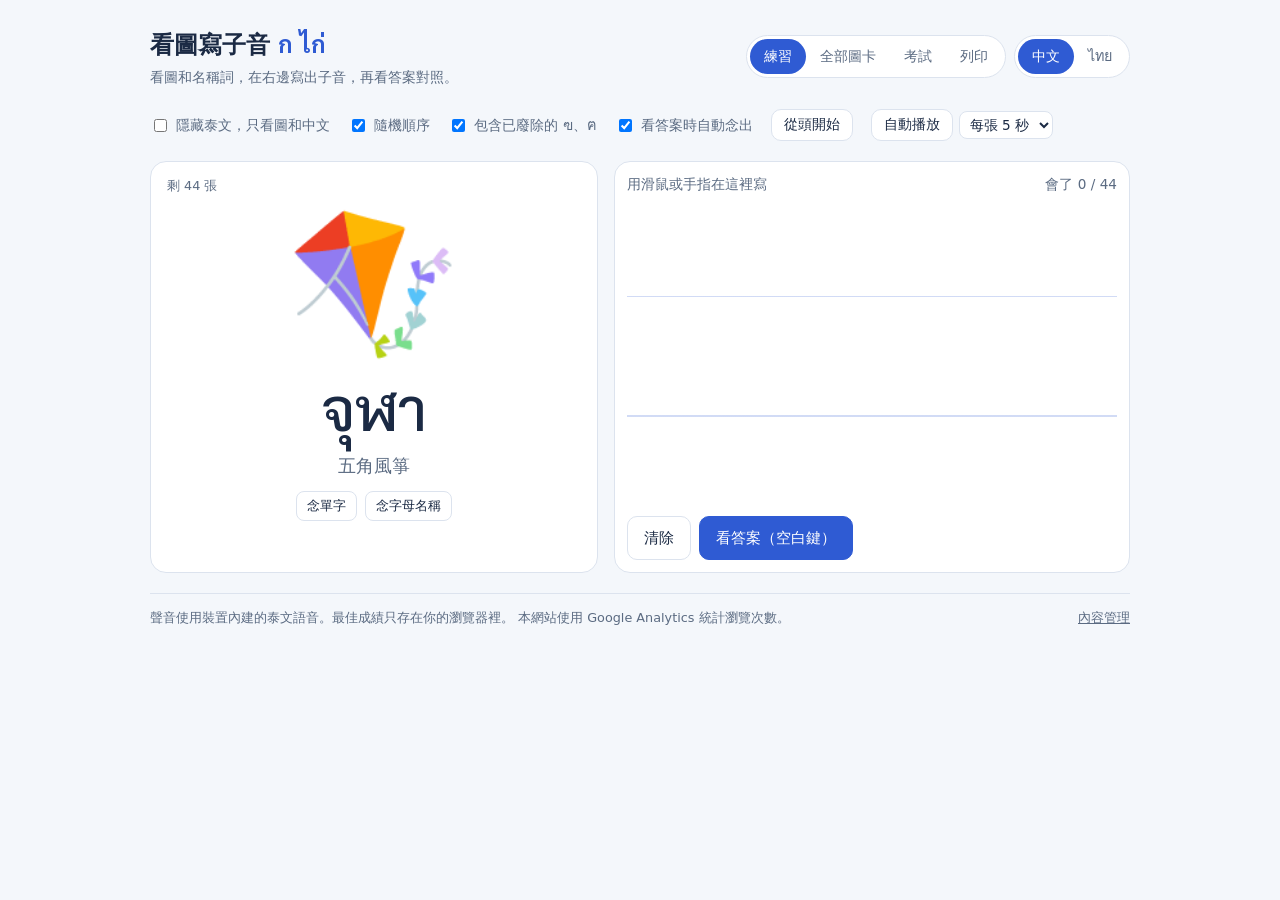
<file: index.html>
<!doctype html>
<html lang="zh-Hant">
<head>
<meta charset="utf-8">
<meta name="viewport" content="width=device-width,initial-scale=1,viewport-fit=cover">
<title>泰文子音圖卡</title>
<meta name="description" content="看圖和名稱詞練習寫泰文 44 個子音，有手寫板、自動播放、發音和考試評分。">
<link rel="preconnect" href="https://fonts.googleapis.com">
<link rel="preconnect" href="https://fonts.gstatic.com" crossorigin>
<link rel="stylesheet" href="https://fonts.googleapis.com/css2?family=Sarabun:wght@400;500;700&display=swap">
<link rel="stylesheet" href="style.css">
<script src="config.js"></script>
<script>
(function(){var id=(window.SITE_CONFIG||{}).gaId||'';if(!/^G-[A-Z0-9]+$/.test(id))return;
  window.dataLayer=window.dataLayer||[];window.gtag=function(){dataLayer.push(arguments)};
  gtag('js',new Date());gtag('config',id);
  var s=document.createElement('script');s.async=true;s.src='https://www.googletagmanager.com/gtag/js?id='+encodeURIComponent(id);document.head.appendChild(s);})();
function track(name,params){try{if(window.gtag)gtag('event',name,params||{})}catch(_){}}
</script>
<style>body{margin:0}[hidden]{display:none!important}html[lang="th"] body{font-family:var(--thai)}.hdr{display:flex;flex-wrap:wrap;gap:8px;align-items:center}</style>
</head>
<body>
<div class="wrap">
  <header>
    <div>
      <h1><span data-t="h1" style="font-family:inherit;color:inherit"></span> <span>ก ไก่</span></h1>
      <p class="sub" data-t="sub"></p>
    </div>
    <div class="hdr">
      <div class="seg" role="group" data-ta="aMode">
        <button id="m-practice" aria-pressed="true" data-t="mPractice"></button>
        <button id="m-grid" aria-pressed="false" data-t="mGrid"></button>
        <button id="m-exam" aria-pressed="false" data-t="mExam"></button>
        <button id="m-print" aria-pressed="false" data-t="mPrint"></button>
      </div>
      <div class="seg" role="group" aria-label="語言 ภาษา">
        <button id="l-zh" aria-pressed="true" lang="zh-Hant">中文</button>
        <button id="l-th" aria-pressed="false" lang="th">ไทย</button>
      </div>
    </div>
  </header>

  <div class="opts">
    <label><input type="checkbox" id="o-hide"> <span data-t="oHide"></span></label>
    <label><input type="checkbox" id="o-shuffle" checked> <span data-t="oShuffle"></span></label>
    <label><input type="checkbox" id="o-obs" checked> <span data-t="oObs"></span></label>
    <label><input type="checkbox" id="o-say" checked> <span data-t="oSay"></span></label>
    <button class="btn" id="b-restart" style="padding:4px 12px;font-size:.85rem" data-t="restart"></button>
    <span style="display:inline-flex;align-items:center;gap:6px">
      <button class="btn" id="b-auto" style="padding:4px 12px;font-size:.85rem" aria-pressed="false"></button>
      <select id="o-speed" data-ta="aSpeed" style="font:inherit;font-size:.85rem;padding:4px 6px;border-radius:8px;border:1px solid var(--line);background:var(--surface);color:var(--ink)">
        <option value="3" data-t="s3"></option><option value="5" selected data-t="s5"></option><option value="8" data-t="s8"></option>
      </select>
    </span>
  </div>

  <p class="muted" id="sMsg" role="status" hidden></p>

  <section id="v-practice" class="practice">
    <div class="card" id="card">
      <div class="prog" id="prog"></div>
      <div class="pic" id="pic" aria-hidden="true"></div>
      <div class="word" id="word"></div>
      <div class="zh" id="zh" lang="zh-Hant"></div>
      <div class="say" id="sayRow"><button class="btn sm" id="b-sayW" data-t="sayW"></button><button class="btn sm" id="b-sayN" data-t="sayN"></button></div>
      <div class="ans" id="ans" hidden><b id="ansL"></b><span id="ansT"></span></div>
      <div class="note" id="note"></div>
    </div>
    <div class="padbox">
      <div class="padhint"><span data-t="padHint"></span><span class="score" id="score"></span></div>
      <div class="pad" id="pad"><div class="ghost" id="ghost" hidden></div><canvas id="cv" data-ta="aPad"></canvas></div>
      <div class="btns" id="btnsA">
        <button class="btn" id="b-clear" data-t="clear"></button>
        <button class="btn primary" id="b-reveal" data-t="reveal"></button>
      </div>
      <div class="btns" id="btnsB" hidden>
        <button class="btn" id="b-again" data-t="again"></button>
        <button class="btn good" id="b-known" data-t="known"></button>
      </div>
    </div>
  </section>

  <section id="v-grid" hidden>
    <p class="sub" style="margin:0 0 10px" data-t="gridHint"></p>
    <div class="grid" id="grid"></div>
  </section>

  <section id="v-exam" class="exam" hidden>
    <div id="exSetup" class="setup">
      <h2 data-t="exTitle"></h2>
      <p class="muted" data-t="exDesc"></p>
      <div class="row"><span data-t="exCountL"></span>
        <div class="seg" id="exCount" role="group" data-ta="exCountL">
          <button data-n="10" aria-pressed="false" data-t="n10"></button>
          <button data-n="20" aria-pressed="true" data-t="n20"></button>
          <button data-n="all" aria-pressed="false" data-t="nAll"></button>
        </div>
      </div>
      <label class="row"><input type="checkbox" id="ex-word"> <span data-t="exWordL"></span></label>
      <p class="muted" id="exBest"></p>
      <div class="btns"><button class="btn primary" id="b-exStart" data-t="exStart"></button></div>
    </div>
    <div id="exQ" class="exam" hidden>
      <div class="exhead"><span id="exN"></span><span id="exS"></span></div>
      <div class="bar"><i id="exBar"></i></div>
      <div class="card qcard"><div class="pic" id="exPic" aria-hidden="true"></div><div class="word" id="exWord"></div><div class="zh" id="exZh" lang="zh-Hant"></div><div class="say"><button class="btn sm" id="b-exSay" data-t="sayW"></button></div></div>
      <div class="choices" id="exC"></div>
      <div class="exfb" id="exFb" hidden><span id="exMsg"></span><button class="btn primary" id="exNext"></button></div>
      <p class="muted" data-t="exKeys"></p>
    </div>
    <div id="exEnd" class="exam" hidden>
      <div class="result">
        <h2 data-t="resTitle"></h2>
        <div class="big" id="rScore"></div>
        <div class="pct" id="rPct"></div>
        <div id="rGrade"></div>
        <p class="muted" id="rTime"></p>
        <p class="muted" id="rBest"></p>
        <div class="btns" style="justify-content:center;margin-top:8px">
          <button class="btn primary" id="b-exAgain" data-t="exAgain"></button>
          <button class="btn" id="b-exWrong" data-t="exWrong"></button>
          <button class="btn" id="b-exSetup" data-t="exSetupB"></button>
        </div>
      </div>
      <h3 id="wrongH" data-t="wrongH"></h3>
      <div class="grid" id="exWrongList"></div>
    </div>
  </section>

  <section id="v-print" hidden>
    <div class="prctl">
      <div class="row"><span data-t="prPreset"></span>
        <button class="btn sm" data-preset="cards" data-t="prCards"></button>
        <button class="btn sm" data-preset="work" data-t="prWork"></button>
        <button class="btn sm" data-preset="test" data-t="prTest"></button>
      </div>
      <div class="row">
        <label class="row" style="flex:1 1 260px;display:flex"><span data-t="prTitleL"></span><input type="text" id="pr-title" maxlength="60"></label>
        <label class="row" style="display:inline-flex"><span data-t="prCols"></span><select id="pr-cols"></select></label>
        <label class="row" style="display:inline-flex"><span data-t="prOrient"></span><select id="pr-orient"><option value="landscape" data-t="prLand"></option><option value="portrait" data-t="prPort"></option></select></label>
      </div>
      <div class="row opts" style="font-size:.95rem"><span data-t="prShow"></span>
        <label><input type="checkbox" id="pr-pic" checked> <span data-t="prPic"></span></label>
        <label><input type="checkbox" id="pr-letter" checked> <span data-t="prLetter"></span></label>
        <label><input type="checkbox" id="pr-word" checked> <span data-t="prWord"></span></label>
        <label><input type="checkbox" id="pr-zh" checked> <span data-t="prZh"></span></label>
        <label><input type="checkbox" id="pr-box"> <span data-t="prBox"></span></label>
        <label><input type="checkbox" id="pr-name"> <span data-t="prName"></span></label>
        <label><input type="checkbox" id="pr-shuffle"> <span data-t="prShuffle"></span></label>
      </div>
      <div class="row" style="justify-content:space-between"><p class="muted" data-t="prHint" style="flex:1 1 300px"></p><button class="btn primary" id="b-print" data-t="prBtn"></button></div>
    </div>
    <div class="sheet" id="sheet">
      <div class="sh-head"><h2 id="shTitle"></h2><div class="sh-name" id="shName" hidden></div></div>
      <div class="sh-grid" id="shGrid"></div>
    </div>
  </section>

  <footer class="foot">
    <span><span data-t="foot"></span> <span data-t="gaNote" id="gaNote" hidden></span></span>
    <a href="admin.html" data-t="admin"></a>
  </footer>
</div>

<script>
const T={
zh:{title:'泰文子音圖卡',h1:'看圖寫子音',sub:'看圖和名稱詞，在右邊寫出子音，再看答案對照。',aMode:'模式',mPractice:'練習',mGrid:'全部圖卡',mExam:'考試',
  oHide:'隱藏泰文，只看圖和中文',oShuffle:'隨機順序',oObs:'包含已廢除的 ฃ、ฅ',oSay:'看答案時自動念出',restart:'從頭開始',
  autoOn:'自動播放',autoOff:'停止播放',aSpeed:'每張停留時間',s3:'每張 3 秒',s5:'每張 5 秒',s8:'每張 8 秒',
  sayW:'念單字',sayN:'念字母名稱',padHint:'用滑鼠或手指在這裡寫',aPad:'手寫區',clear:'清除',reveal:'看答案（空白鍵）',again:'再練一次',known:'我會了（→）',
  gridHint:'點圖卡看答案，再點一次蓋回去。',exTitle:'子音小考',exDesc:'看圖和中文，從四個字母裡選出正確的子音。選項會放形狀相近的字母，例如 ด 和 ต、บ 和 ป。',
  exCountL:'題數',n10:'10 題',n20:'20 題',nAll:'全部',exWordL:'題目顯示泰文名稱詞（比較簡單）',exStart:'開始考試',exKeys:'按 1 到 4 選答案，按 Enter 到下一題',
  resTitle:'考試成績',exAgain:'重考',exWrong:'只考答錯的題',exSetupB:'更改設定',wrongH:'答錯的題目',
  foot:'聲音使用裝置內建的泰文語音。最佳成績只存在你的瀏覽器裡。',admin:'內容管理',
  left:'剩 {n} 張',score:'會了 {k} / {t}',obsNote:'這個字母已廢除，現代泰文不使用',doneMsg:'{t} 個子音都練完了',again2:'再練一輪',
  tapAns:'點我看答案',card:'{z} 圖卡',best:'最佳成績：{p} 分（{s} / {n}）',noBest:'還沒有考試紀錄',qNo:'第 {i} / {n} 題',correctN:'答對 {s}',opt:'選項 {k} {l}',
  right:'答對了：{a}',wrong:'答錯了，正確答案是 {a}',next:'下一題',seeRes:'看成績',pts:'{p} 分',
  g100:'滿分，全部答對',g80:'很好，再複習答錯的幾個',g60:'及格，繼續加油',g0:'多練習幾次再來考',time:'用時 {m} 分 {s} 秒',picked:'你選了 {l}',
  gaNote:'本網站使用 Google Analytics 統計瀏覽次數。',mPrint:'列印',prPreset:'快速設定',prCards:'字卡',prWork:'練習單',prTest:'考卷',prTitleL:'標題',prDefTitle:'泰文 44 子音',prCols:'每列幾個',
  prOrient:'紙張方向',prLand:'橫向',prPort:'直向',prShow:'顯示',prPic:'圖片',prLetter:'字母',prWord:'名稱詞',prZh:'中文',prBox:'寫字格',
  prName:'姓名和日期欄',prShuffle:'打亂順序',prHint:'每列 10 個建議用 A4 橫向。下面是預覽，列印時只會印出這張紙。',prBtn:'列印',nameL:'姓名',dateL:'日期',
  noTTS:'這個瀏覽器不能念出聲音，請改用 Chrome、Safari 或 Edge。',noVoice:'這台裝置好像沒有泰文語音，可能念不出來。可以在系統的語音設定加裝「泰文（Thai）」語音後重新整理。'},
th:{title:'บัตรภาพพยัญชนะไทย',h1:'ดูภาพ เขียนพยัญชนะ',sub:'ดูภาพและคำประจำพยัญชนะ เขียนพยัญชนะในช่องเขียน แล้วเปิดดูเฉลย',aMode:'โหมด',mPractice:'ฝึก',mGrid:'บัตรภาพทั้งหมด',mExam:'สอบ',
  oHide:'ซ่อนคำภาษาไทย ดูแค่ภาพและความหมาย',oShuffle:'สุ่มลำดับ',oObs:'รวม ฃ และ ฅ ที่เลิกใช้แล้ว',oSay:'อ่านออกเสียงเมื่อเปิดเฉลย',restart:'เริ่มใหม่',
  autoOn:'เล่นอัตโนมัติ',autoOff:'หยุดเล่น',aSpeed:'เวลาต่อใบ',s3:'ใบละ 3 วินาที',s5:'ใบละ 5 วินาที',s8:'ใบละ 8 วินาที',
  sayW:'อ่านคำ',sayN:'อ่านชื่อพยัญชนะ',padHint:'เขียนตรงนี้ด้วยเมาส์หรือนิ้ว',aPad:'ช่องเขียน',clear:'ล้าง',reveal:'ดูเฉลย (Space)',again:'ฝึกอีกครั้ง',known:'จำได้แล้ว (→)',
  gridHint:'แตะบัตรเพื่อดูเฉลย แตะอีกครั้งเพื่อปิด',exTitle:'แบบทดสอบพยัญชนะ',exDesc:'ดูภาพและความหมาย แล้วเลือกพยัญชนะที่ถูกต้องจาก 4 ตัวเลือก ตัวเลือกจะมีตัวอักษรที่หน้าตาคล้ายกัน เช่น ด กับ ต และ บ กับ ป',
  exCountL:'จำนวนข้อ',n10:'10 ข้อ',n20:'20 ข้อ',nAll:'ทั้งหมด',exWordL:'แสดงคำประจำพยัญชนะในโจทย์ (ง่ายขึ้น)',exStart:'เริ่มสอบ',exKeys:'กด 1 ถึง 4 เพื่อเลือกคำตอบ กด Enter เพื่อไปข้อต่อไป',
  resTitle:'ผลสอบ',exAgain:'สอบใหม่',exWrong:'สอบเฉพาะข้อที่ผิด',exSetupB:'เปลี่ยนการตั้งค่า',wrongH:'ข้อที่ตอบผิด',
  foot:'เสียงอ่านใช้เสียงภาษาไทยที่มีในเครื่อง คะแนนสูงสุดเก็บไว้ในเบราว์เซอร์ของคุณเท่านั้น',admin:'จัดการเนื้อหา',
  left:'เหลือ {n} ใบ',score:'จำได้ {k} / {t}',obsNote:'พยัญชนะตัวนี้เลิกใช้แล้วในภาษาไทยปัจจุบัน',doneMsg:'ฝึกครบทั้ง {t} ตัวแล้ว',again2:'ฝึกอีกรอบ',
  tapAns:'แตะเพื่อดูเฉลย',card:'บัตร {z}',best:'คะแนนสูงสุด: {p} คะแนน ({s} / {n})',noBest:'ยังไม่มีประวัติการสอบ',qNo:'ข้อ {i} / {n}',correctN:'ถูก {s} ข้อ',opt:'ตัวเลือก {k} {l}',
  right:'ถูกต้อง: {a}',wrong:'ผิด คำตอบที่ถูกคือ {a}',next:'ข้อต่อไป',seeRes:'ดูผลสอบ',pts:'{p} คะแนน',
  g100:'เต็ม ตอบถูกทุกข้อ',g80:'ดีมาก ทบทวนข้อที่ผิดอีกนิด',g60:'ผ่าน สู้ต่อไป',g0:'ฝึกอีกหน่อยแล้วมาสอบใหม่',time:'ใช้เวลา {m} นาที {s} วินาที',picked:'คุณเลือก {l}',
  gaNote:'เว็บไซต์นี้ใช้ Google Analytics เพื่อนับจำนวนการเข้าชม',mPrint:'พิมพ์',prPreset:'ตั้งค่าด่วน',prCards:'บัตรคำ',prWork:'แบบฝึกหัด',prTest:'ข้อสอบ',prTitleL:'หัวเรื่อง',prDefTitle:'พยัญชนะไทย 44 ตัว',prCols:'จำนวนต่อแถว',
  prOrient:'แนวกระดาษ',prLand:'แนวนอน',prPort:'แนวตั้ง',prShow:'แสดง',prPic:'รูป',prLetter:'พยัญชนะ',prWord:'คำประจำพยัญชนะ',prZh:'ความหมายภาษาจีน',prBox:'ช่องเขียน',
  prName:'ช่องชื่อและวันที่',prShuffle:'สลับลำดับ',prHint:'ถ้าแถวละ 10 ตัว แนะนำกระดาษ A4 แนวนอน ด้านล่างคือตัวอย่าง เวลาพิมพ์จะพิมพ์เฉพาะแผ่นนี้',prBtn:'พิมพ์',nameL:'ชื่อ',dateL:'วันที่',
  noTTS:'เบราว์เซอร์นี้อ่านออกเสียงไม่ได้ กรุณาใช้ Chrome, Safari หรือ Edge',noVoice:'เครื่องนี้ดูเหมือนไม่มีเสียงภาษาไทย อาจอ่านออกเสียงไม่ได้ ติดตั้งเสียงภาษาไทยในการตั้งค่าเสียงของระบบ แล้วรีเฟรชหน้า'}};
const LK='thaiConsonantLang';
let lang=(()=>{const q=new URLSearchParams(location.search).get('lang');if(q==='th'||q==='zh')return q;
  try{const s=localStorage.getItem(LK);if(s==='th'||s==='zh')return s}catch(_){}
  return /^th/i.test(navigator.language||'')?'th':'zh'})();
function t(k,v){let s=(T[lang]&&T[lang][k])||T.zh[k]||k;if(v)for(const x in v)s=s.split('{'+x+'}').join(v[x]);return s}

// [letter, name word, Chinese, emoji, obsolete, image path] — fallback; content.json overrides it
const D=[
["ก","ไก่","雞","🐔",0,""],["ข","ไข่","蛋","🥚",0,""],["ฃ","ขวด","瓶子","🍾",1,""],["ค","ควาย","水牛","🐃",0,""],["ฅ","คน","人","🧍",1,""],
["ฆ","ระฆัง","鐘","🔔",0,""],["ง","งู","蛇","🐍",0,""],["จ","จาน","盤子","🍽️",0,""],["ฉ","ฉิ่ง","小鈸","🥁",0,""],["ช","ช้าง","大象","🐘",0,""],
["ซ","โซ่","鏈子","⛓️",0,""],["ฌ","เฌอ","樹","🌳",0,""],["ญ","หญิง","女人","👩",0,""],["ฎ","ชฎา","尖頂冠","👑",0,""],["ฏ","ปฏัก","刺棒","🔱",0,""],
["ฐ","ฐาน","底座","🏛️",0,""],["ฑ","มณโฑ","曼托（王后）","👸",0,""],["ฒ","ผู้เฒ่า","老人","👴",0,""],["ณ","เณร","小沙彌","🧑‍🦲",0,""],["ด","เด็ก","小孩","🧒",0,""],
["ต","เต่า","烏龜","🐢",0,""],["ถ","ถุง","袋子","🛍️",0,""],["ท","ทหาร","士兵","💂",0,""],["ธ","ธง","旗子","🚩",0,""],["น","หนู","老鼠","🐭",0,""],
["บ","ใบไม้","葉子","🍃",0,""],["ป","ปลา","魚","🐟",0,""],["ผ","ผึ้ง","蜜蜂","🐝",0,""],["ฝ","ฝา","蓋子","🫙",0,""],["พ","พาน","高腳盤","🏆",0,""],
["ฟ","ฟัน","牙齒","🦷",0,""],["ภ","สำเภา","帆船","⛵",0,""],["ม","ม้า","馬","🐎",0,""],["ย","ยักษ์","巨人","👹",0,""],["ร","เรือ","船","🚣",0,""],
["ล","ลิง","猴子","🐒",0,""],["ว","แหวน","戒指","💍",0,""],["ศ","ศาลา","涼亭","🛖",0,""],["ษ","ฤๅษี","隱士","🧙",0,""],["ส","เสือ","老虎","🐅",0,""],
["ห","หีบ","箱子","🧰",0,""],["ฬ","จุฬา","星形風箏","🪁",0,""],["อ","อ่าง","盆","🛁",0,""],["ฮ","นกฮูก","貓頭鷹","🦉",0,""]];
const $=id=>document.getElementById(id);
let queue=[],cur=-1,total=0,known=0,revealed=false;
function esc(s){return String(s).replace(/[&<>"]/g,c=>({'&':'&amp;','<':'&lt;','>':'&gt;','"':'&quot;'}[c]))}
function zhOf(i){return D[i][2]}
function picHTML(i){const im=D[i][5];if(im&&/^images\/[\w.\-]+$/.test(im))return '<img src="'+im+'" alt="">';return esc(D[i][3]||'')}
function setPic(el,i){el.innerHTML=picHTML(i)}

function shuffle(a){for(let i=a.length-1;i>0;i--){const j=Math.floor(Math.random()*(i+1));[a[i],a[j]]=[a[j],a[i]]}return a}
function deck(){return D.map((_,i)=>i).filter(i=>$('o-obs').checked||!D[i][4])}
function start(){queue=deck();if($('o-shuffle').checked)shuffle(queue);total=queue.length;known=0;nextCard()}
function cardText(){
  $('prog').textContent=t('left',{n:queue.length});$('score').textContent=t('score',{k:known,t:total});
  $('note').textContent=revealed&&D[cur][4]?t('obsNote'):''}
function nextCard(){
  const c=$('card');c.innerHTML='';
  ['prog','pic','word','zh','sayRow','ans','note'].forEach(k=>c.appendChild(nodes[k]));
  revealed=false;clearPad();$('ghost').hidden=true;nodes.ans.hidden=true;$('btnsA').hidden=false;$('btnsB').hidden=true;
  if(!queue.length){showDone();return}
  cur=queue[0];const d=D[cur];
  setPic($('pic'),cur);
  const w=$('word');w.textContent=$('o-hide').checked?'？？':d[1];w.classList.toggle('hidden',$('o-hide').checked);
  $('zh').textContent=zhOf(cur);cardText();
}
const nodes={};['prog','pic','word','zh','sayRow','ans','note'].forEach(k=>nodes[k]=$(k));
function reveal(){
  if(revealed||cur<0||!queue.length)return;revealed=true;const d=D[cur];
  $('ansL').textContent=d[0];$('ansT').textContent=d[0]+' '+d[1];$('ans').hidden=false;
  const w=$('word');w.textContent=d[1];w.classList.remove('hidden');
  $('ghost').textContent=d[0];$('ghost').hidden=false;cardText();
  $('btnsA').hidden=true;$('btnsB').hidden=false;
  if($('o-say').checked)say(chant(cur));
}
function markKnown(){if(!revealed)return;queue.shift();known++;nextCard()}
function markAgain(){if(!revealed)return;queue.push(queue.shift());nextCard()}
function showDone(){
  const c=$('card');c.innerHTML='';
  const box=document.createElement('div');box.className='done';
  const w=document.createElement('div');w.className='word';w.lang='th';w.textContent='เก่งมาก';
  const z=document.createElement('div');z.className='zh';z.textContent=t('doneMsg',{t:total});
  const b=document.createElement('button');b.className='btn primary';b.textContent=t('again2');b.onclick=start;
  box.append(w,z,b);c.appendChild(box);
  $('btnsA').hidden=true;$('btnsB').hidden=true;$('score').textContent=t('score',{k:known,t:total});
}

const cv=$('cv'),ctx=cv.getContext('2d');let drawing=false,last=null;
function fit(){const r=cv.getBoundingClientRect(),dpr=window.devicePixelRatio||1;cv.width=Math.round(r.width*dpr);cv.height=Math.round(r.height*dpr);ctx.setTransform(dpr,0,0,dpr,0,0);
  const g=$('ghost');g.style.fontSize=Math.round(r.height*0.78)+'px'}
function clearPad(){ctx.clearRect(0,0,cv.width,cv.height)}
function pt(e){const r=cv.getBoundingClientRect();return{x:e.clientX-r.left,y:e.clientY-r.top}}
function pen(){ctx.strokeStyle=getComputedStyle(document.documentElement).getPropertyValue('--ink').trim()||'#1B2A44';ctx.fillStyle=ctx.strokeStyle;ctx.lineWidth=7;ctx.lineCap='round';ctx.lineJoin='round'}
cv.addEventListener('pointerdown',e=>{drawing=true;try{cv.setPointerCapture(e.pointerId)}catch(_){};pen();last=pt(e);ctx.beginPath();ctx.arc(last.x,last.y,3.5,0,Math.PI*2);ctx.fill()});
cv.addEventListener('pointermove',e=>{if(!drawing)return;const p=pt(e);ctx.beginPath();ctx.moveTo(last.x,last.y);ctx.lineTo(p.x,p.y);ctx.stroke();last=p});
['pointerup','pointercancel','pointerleave'].forEach(x=>cv.addEventListener(x,()=>{drawing=false}));
new ResizeObserver(fit).observe($('pad'));fit();

function buildGrid(){
  const g=$('grid');g.innerHTML='';
  deck().forEach(i=>{const d=D[i];const el=document.createElement('button');el.className='tile';el.setAttribute('aria-label',t('card',{z:zhOf(i)}));
    const hide=$('o-hide').checked;
    el.innerHTML='<span class="p" aria-hidden="true">'+picHTML(i)+'</span><span class="w">'+(hide?'？？':d[1])+'</span><span class="z" lang="zh-Hant">'+esc(zhOf(i))+'</span><span class="q">'+esc(t('tapAns'))+'</span>';
    el.onclick=()=>{const open=el.classList.toggle('open');const s=el.lastChild;
      if(open){s.className='a';s.textContent=d[0];el.children[1].textContent=d[1];if($('o-say').checked)say(chant(i))}else{s.className='q';s.textContent=t('tapAns');el.children[1].textContent=hide?'？？':d[1]}};
    g.appendChild(el)});
}
function mode(m){if(m!=='practice')stopAuto();track('mode_change',{mode:m});['practice','grid','exam','print'].forEach(k=>{$('v-'+k).hidden=k!==m;$('m-'+k).setAttribute('aria-pressed',k===m)});
  if(m==='grid')buildGrid();if(m==='print')buildSheet();if(m==='practice')fit();if(m==='exam'&&!ex.running&&$('exEnd').hidden)examSetup()}

const SIM=[["ข","ช","ซ","ฃ"],["ค","ด","ต","ฅ","ศ"],["ฆ","ม","ฒ","ฑ"],["ง","ว"],["จ","ร","ธ"],["ฉ","ณ","ฌ"],["ญ","ณ","ฌ","ฎ","ฏ"],
  ["ก","ถ","ภ","ฎ"],["ท","ฑ","ห","ม"],["ธ","ฐ","ร"],["น","ฬ","ห","ม"],["บ","ป","ษ"],["ผ","ฝ","พ","ฟ"],["ย","ฮ","ข"],
  ["ล","ส","ฬ","ศ"],["อ","ฮ","ย"],["ศ","ษ","ส"]];
const ex={running:false,list:[],i:0,score:0,wrong:[],t0:0,count:'20',locked:false,lastOk:false,sec:0};
const BEST='thaiConsonantExamBest';
function similar(L){const s=new Set();SIM.forEach(g=>{if(g.includes(L))g.forEach(x=>s.add(x))});s.delete(L);return[...s]}
function exShow(id){['exSetup','exQ','exEnd'].forEach(k=>$(k).hidden=k!==id)}
function getBest(){try{return JSON.parse(localStorage.getItem(BEST)||'null')}catch(_){return null}}
function bestText(b){return b?t('best',{p:b.p,s:b.s,n:b.n}):t('noBest')}
function examSetup(){exShow('exSetup');$('exBest').textContent=bestText(getBest())}
function examStart(list){ex.list=list;ex.i=0;ex.score=0;ex.wrong=[];ex.t0=Date.now();ex.running=true;exShow('exQ');examQ()}
function examNew(){const all=shuffle(deck());examStart(ex.count==='all'?all:all.slice(0,Math.min(+ex.count,all.length)))}
function qText(){
  $('exN').textContent=t('qNo',{i:ex.i+1,n:ex.list.length});$('exS').textContent=t('correctN',{s:ex.score});
  [...$('exC').children].forEach((b,k)=>b.setAttribute('aria-label',t('opt',{k:k+1,l:b.dataset.l})));
  if(ex.locked){const d=D[ex.list[ex.i]],a=d[0]+' '+d[1];$('exMsg').textContent=ex.lastOk?t('right',{a}):t('wrong',{a});
    $('exNext').textContent=ex.i+1<ex.list.length?t('next'):t('seeRes')}}
function examQ(){
  ex.locked=false;const d=D[ex.list[ex.i]];const n=ex.list.length;
  $('exBar').style.width=Math.round(ex.i/n*100)+'%';
  setPic($('exPic'),ex.list[ex.i]);$('exZh').textContent=zhOf(ex.list[ex.i]);
  const sw=$('ex-word').checked;$('exWord').textContent=sw?d[1]:'';$('exWord').hidden=!sw;
  const pool=deck().map(i=>D[i][0]);
  const ds=shuffle(similar(d[0]).filter(x=>pool.includes(x))).slice(0,3);
  const rest=shuffle(pool.filter(x=>x!==d[0]&&!ds.includes(x)));while(ds.length<3)ds.push(rest.pop());
  const c=$('exC');c.innerHTML='';
  shuffle([d[0],...ds]).forEach((L,k)=>{const b=document.createElement('button');b.className='choice';b.dataset.l=L;
    b.innerHTML='<span class="k">'+(k+1)+'</span>'+L;b.onclick=()=>answer(L);c.appendChild(b)});
  $('exFb').hidden=true;qText();
}
function answer(L){
  if(ex.locked)return;ex.locked=true;const d=D[ex.list[ex.i]];const ok=L===d[0];ex.lastOk=ok;
  [...$('exC').children].forEach(b=>{b.disabled=true;if(b.dataset.l===d[0])b.classList.add('right');else if(b.dataset.l===L)b.classList.add('wrongc')});
  if(ok)ex.score++;else ex.wrong.push({i:ex.list[ex.i],pick:L});
  $('exMsg').className=ok?'okt':'badt';
  $('exWord').textContent=d[1];$('exWord').hidden=false;
  qText();$('exFb').hidden=false;$('exNext').focus();
  if($('o-say').checked)say(chant(ex.list[ex.i]));
}
function examNext(){if(!ex.locked)return;ex.i++;if(ex.i<ex.list.length)examQ();else examEnd()}
function examEnd(){
  ex.running=false;ex.locked=false;exShow('exEnd');ex.sec=Math.round((Date.now()-ex.t0)/1000);
  const n=ex.list.length,s=ex.score,p=Math.round(s/n*100);
  track('exam_finish',{score:s,total:n,percent:p});
  let b=getBest();if(!b||p>b.p||(p===b.p&&n>b.n)){b={p,s,n};try{localStorage.setItem(BEST,JSON.stringify(b))}catch(_){}}
  endText();
}
function endText(){
  const n=ex.list.length,s=ex.score,p=Math.round(s/n*100);
  $('rScore').textContent=s+' / '+n;$('rPct').textContent=t('pts',{p});
  $('rGrade').textContent=t(p===100?'g100':p>=80?'g80':p>=60?'g60':'g0');
  $('rTime').textContent=t('time',{m:Math.floor(ex.sec/60),s:ex.sec%60});
  $('rBest').textContent=bestText(getBest()||{p,s,n});
  $('b-exWrong').hidden=!ex.wrong.length;$('wrongH').hidden=!ex.wrong.length;
  $('exWrongList').innerHTML=ex.wrong.map(w=>{const d=D[w.i];return '<div class="tile"><span class="p" aria-hidden="true">'+picHTML(w.i)+'</span><span class="w">'+d[1]+'</span><span class="z" lang="zh-Hant">'+esc(zhOf(w.i))+'</span><span class="a">'+d[0]+'</span><span class="z">'+esc(t('picked',{l:w.pick}))+'</span></div>'}).join('');
}
$('exCount').querySelectorAll('button').forEach(b=>b.onclick=()=>{ex.count=b.dataset.n;$('exCount').querySelectorAll('button').forEach(x=>x.setAttribute('aria-pressed',x===b))});
$('b-exStart').onclick=examNew;$('b-exAgain').onclick=examNew;$('b-exSetup').onclick=examSetup;$('exNext').onclick=examNext;
$('b-exWrong').onclick=()=>examStart(shuffle(ex.wrong.map(w=>w.i)));

let prTitleTouched=false,prOrder=null;
const PRESETS={cards:{pic:1,letter:1,word:1,zh:1},work:{pic:1,word:1,zh:1,box:1},test:{pic:1,zh:1,box:1,name:1,shuffle:1}};
(()=>{const s=$('pr-cols');for(let n=4;n<=12;n++){const o=document.createElement('option');o.value=n;o.textContent=n;if(n===10)o.selected=true;s.append(o)}})();
function buildSheet(){
  if(!prTitleTouched)$('pr-title').value=t('prDefTitle');
  $('sheet').style.setProperty('--cols',$('pr-cols').value);
  $('shTitle').textContent=$('pr-title').value;
  const nm=$('shName');nm.hidden=!$('pr-name').checked;nm.innerHTML='';
  [t('nameL'),t('dateL')].forEach(l=>{const d=document.createElement('div');d.append(l+' ',document.createElement('span'));nm.append(d)});
  let list=deck();
  if($('pr-shuffle').checked){if(!prOrder||prOrder.length!==list.length||prOrder.some(i=>!list.includes(i)))prOrder=shuffle(list.slice());list=prOrder}else prOrder=null;
  const on=k=>$('pr-'+k).checked;
  $('shGrid').innerHTML=list.map(i=>{const d=D[i];return '<div class="cell">'+
    (on('pic')?'<div class="c-pic">'+picHTML(i)+'</div>':'')+(on('letter')?'<div class="c-l">'+esc(d[0])+'</div>':'')+
    (on('word')?'<div class="c-w">'+esc(d[1])+'</div>':'')+(on('zh')?'<div class="c-z" lang="zh-Hant">'+esc(zhOf(i))+'</div>':'')+
    (on('box')?'<div class="c-box"></div>':'')+'</div>'}).join('');
  let ps=$('pageStyle');if(!ps){ps=document.createElement('style');ps.id='pageStyle';document.head.append(ps)}
  ps.textContent='@page{size:A4 '+($('pr-orient').value==='portrait'?'portrait':'landscape')+';margin:10mm}';
}
['pr-cols','pr-orient','pr-pic','pr-letter','pr-word','pr-zh','pr-box','pr-name','pr-shuffle'].forEach(id=>$(id).addEventListener('change',()=>{if(id==='pr-shuffle')prOrder=null;buildSheet()}));
$('pr-title').addEventListener('input',()=>{prTitleTouched=true;$('shTitle').textContent=$('pr-title').value});
document.querySelectorAll('[data-preset]').forEach(b=>b.onclick=()=>{const p=PRESETS[b.dataset.preset];
  ['pic','letter','word','zh','box','name','shuffle'].forEach(k=>$('pr-'+k).checked=!!p[k]);prOrder=null;buildSheet()});
$('b-print').onclick=()=>{buildSheet();track('print_sheet',{columns:+$('pr-cols').value,orientation:$('pr-orient').value});window.print()};
window.addEventListener('beforeprint',buildSheet);

$('m-practice').onclick=()=>mode('practice');$('m-grid').onclick=()=>mode('grid');$('m-exam').onclick=()=>mode('exam');$('m-print').onclick=()=>mode('print');
$('b-restart').onclick=()=>{mode('practice');start()};$('b-clear').onclick=clearPad;$('b-reveal').onclick=reveal;$('b-known').onclick=markKnown;$('b-again').onclick=markAgain;
$('o-hide').onchange=()=>{if(!revealed&&queue.length)nextCard();buildGrid()};
$('o-shuffle').onchange=start;$('o-obs').onchange=()=>{start();buildGrid();if(!$('v-print').hidden)buildSheet()};
document.addEventListener('keydown',e=>{if(e.target.tagName==='INPUT'||e.target.tagName==='SELECT')return;
  if(!$('v-exam').hidden){if($('exQ').hidden)return;
    if(/^[1-4]$/.test(e.key)&&!ex.locked){const b=$('exC').children[+e.key-1];if(b)b.click()}
    else if(e.key==='Enter'&&ex.locked&&e.target!==$('exNext')){e.preventDefault();examNext()}
    return}
  if($('v-practice').hidden||e.target.tagName==='BUTTON')return;
  if(e.code==='Space'){e.preventDefault();reveal()}else if(e.key==='ArrowRight')markKnown();else if(e.key==='Backspace'||e.key==='Delete')clearPad()});
let auto=null;
function autoSec(){return +$('o-speed').value||5}
function autoTick(){
  if(!queue.length){start();auto=setTimeout(autoTick,autoSec()*1000);return}
  if(!revealed){reveal();auto=setTimeout(autoTick,Math.max(2,autoSec()/2)*1000)}
  else{queue.push(queue.shift());nextCard();auto=setTimeout(autoTick,autoSec()*1000)}
}
function autoLabel(){const b=$('b-auto');b.textContent=auto?t('autoOff'):t('autoOn');b.setAttribute('aria-pressed',auto?'true':'false');b.classList.toggle('primary',!!auto)}
function stopAuto(){if(auto){clearTimeout(auto);auto=null}autoLabel()}
$('b-auto').onclick=()=>{if(auto){stopAuto();return}
  mode('practice');track('autoplay_start');auto=setTimeout(autoTick,(revealed?Math.max(2,autoSec()/2):autoSec())*1000);autoLabel()};
['b-reveal','b-known','b-again','b-restart'].forEach(id=>$(id).addEventListener('click',stopAuto));

const NM={"ก":"กอ","ข":"ขอ","ฃ":"ขอ","ค":"คอ","ฅ":"คอ","ฆ":"คอ","ง":"งอ","จ":"จอ","ฉ":"ฉอ","ช":"ชอ","ซ":"ซอ","ฌ":"ชอ","ญ":"ยอ","ฎ":"ดอ","ฏ":"ตอ",
  "ฐ":"ถอ","ฑ":"ทอ","ฒ":"ทอ","ณ":"นอ","ด":"ดอ","ต":"ตอ","ถ":"ถอ","ท":"ทอ","ธ":"ทอ","น":"นอ","บ":"บอ","ป":"ปอ","ผ":"ผอ","ฝ":"ฝอ","พ":"พอ",
  "ฟ":"ฟอ","ภ":"พอ","ม":"มอ","ย":"ยอ","ร":"รอ","ล":"ลอ","ว":"วอ","ศ":"สอ","ษ":"สอ","ส":"สอ","ห":"หอ","ฬ":"ลอ","อ":"ออ","ฮ":"ฮอ"};
function chant(i){return (NM[D[i][0]]||D[i][0])+' '+D[i][1]}
const TTS='speechSynthesis' in window;let thVoice=null,sKey='';
function pickVoice(){try{thVoice=speechSynthesis.getVoices().find(v=>/^th([-_]|$)/i.test(v.lang))||null}catch(_){thVoice=null}}
if(TTS){pickVoice();try{speechSynthesis.addEventListener('voiceschanged',pickVoice)}catch(_){}}
function smsg(k){sKey=k;const m=$('sMsg');m.textContent=k?t(k):'';m.hidden=!k}
function say(s){
  if(!TTS){smsg('noTTS');return}
  try{speechSynthesis.cancel();const u=new SpeechSynthesisUtterance(s);u.lang='th-TH';if(thVoice)u.voice=thVoice;u.rate=.8;speechSynthesis.speak(u)}catch(_){}
  if(!thVoice&&speechSynthesis.getVoices().length)smsg('noVoice');
}
$('b-sayW').onclick=()=>{if(cur>=0)say(D[cur][1])};
$('b-sayN').onclick=()=>{if(cur>=0)say(chant(cur))};
$('b-exSay').onclick=()=>{if(ex.list.length)say(D[ex.list[ex.i]][1])};

function setLang(l){
  lang=l;try{localStorage.setItem(LK,l)}catch(_){}
  document.documentElement.lang=l==='th'?'th':'zh-Hant';document.title=t('title');
  document.querySelectorAll('[data-t]').forEach(el=>el.textContent=t(el.dataset.t));
  document.querySelectorAll('[data-ta]').forEach(el=>el.setAttribute('aria-label',t(el.dataset.ta)));
  $('l-zh').setAttribute('aria-pressed',l==='zh');$('l-th').setAttribute('aria-pressed',l==='th');
  autoLabel();if(sKey)smsg(sKey);
  if(queue.length)cardText();else if(cur>=0)showDone();
  if(!$('v-grid').hidden)buildGrid();
  if(!$('exSetup').hidden)$('exBest').textContent=bestText(getBest());
  if(!$('exQ').hidden)qText();
  if(!$('exEnd').hidden)endText();
  if(!$('v-print').hidden)buildSheet();
}
$('l-zh').onclick=()=>{setLang('zh');track('language_change',{language:'zh'})};$('l-th').onclick=()=>{setLang('th');track('language_change',{language:'th'})};

function applyContent(j){
  if(!j||!Array.isArray(j.letters)||j.letters.length!==D.length)return false;
  const nd=j.letters.map(x=>[String(x.letter||''),String(x.word||''),String(x.zh||''),String(x.emoji||''),x.obsolete?1:0,String(x.image||'')]);
  if(nd.some(x=>!x[0]||!x[1]))return false;
  D.splice(0,D.length,...nd);return true}

$('gaNote').hidden=!window.gtag;
setLang(lang);
start();
fetch('content.json',{cache:'no-cache'}).then(r=>r.ok?r.json():null).then(j=>{
  if(!applyContent(j))return;
  if(!ex.running)start();
  if(!$('v-grid').hidden)buildGrid();
  if(!$('v-print').hidden)buildSheet();
}).catch(()=>{});
</script>
</body>
</html>
</file>
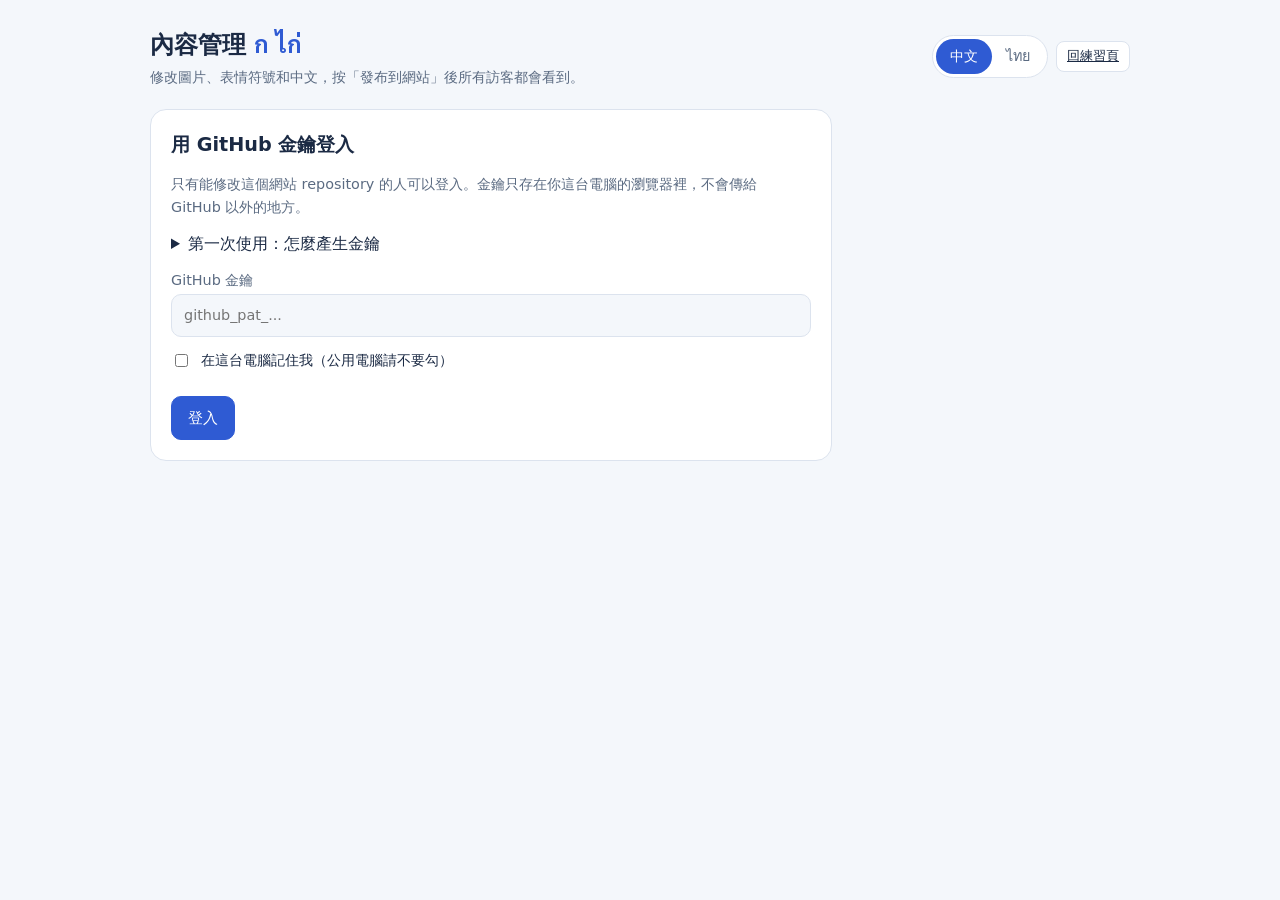
<file: admin.html>
<!doctype html>
<html lang="zh-Hant">
<head>
<meta charset="utf-8">
<meta name="viewport" content="width=device-width,initial-scale=1,viewport-fit=cover">
<meta name="robots" content="noindex">
<title>泰文子音圖卡管理</title>
<link rel="preconnect" href="https://fonts.googleapis.com">
<link rel="preconnect" href="https://fonts.gstatic.com" crossorigin>
<link rel="stylesheet" href="https://fonts.googleapis.com/css2?family=Sarabun:wght@400;500;700&display=swap">
<link rel="stylesheet" href="style.css">
<style>body{margin:0}[hidden]{display:none!important}html[lang="th"] body{font-family:var(--thai)}.ctile .emo{text-align:left}.hdr{display:flex;flex-wrap:wrap;gap:8px;align-items:center}</style>
</head>
<body>
<div class="wrap">
  <header>
    <div>
      <h1><span data-t="h1" style="font-family:inherit;color:inherit"></span> <span>ก ไก่</span></h1>
      <p class="sub" data-t="sub"></p>
    </div>
    <div class="hdr">
      <div class="seg" role="group" aria-label="語言 ภาษา">
        <button id="l-zh" aria-pressed="true" lang="zh-Hant">中文</button>
        <button id="l-th" aria-pressed="false" lang="th">ไทย</button>
      </div>
      <a class="btn sm" href="./" data-t="back"></a>
      <button class="btn sm" id="b-logout" hidden></button>
    </div>
  </header>

  <section id="v-login" class="panel">
    <h2 style="margin:0;font-size:1.2rem" data-t="loginH"></h2>
    <p class="muted" data-t="loginDesc"></p>
    <details>
      <summary style="cursor:pointer" data-t="howto"></summary>
      <ol style="margin-top:8px" id="steps"></ol>
    </details>
    <label class="fld" for="tok" style="font-size:.9rem"><span data-t="tokL"></span>
      <input type="password" id="tok" autocomplete="off" placeholder="github_pat_..."></label>
    <label class="row" style="font-size:.9rem"><input type="checkbox" id="remember"> <span data-t="remember"></span></label>
    <p class="err" id="loginErr" role="alert"></p>
    <div class="btns"><button class="btn primary" id="b-login"></button></div>
  </section>

  <section id="v-edit" hidden>
    <div class="bar2">
      <span id="state" class="muted" role="status"></span>
      <div class="btns"><button class="btn sm" id="b-discard" data-t="discard"></button><button class="btn primary" id="b-publish"></button></div>
    </div>
    <p id="pubMsg" class="muted" role="status" style="margin:10px 0"></p>
    <p class="muted" style="margin:0 0 12px" data-t="imgHint"></p>
    <div class="grid" id="cgrid"></div>
  </section>
</div>

<script>
const OWNER='CalvinCTChenMay',REPO='thai-consonants',BRANCH='main';
const API='https://api.github.com/repos/'+OWNER+'/'+REPO;
const TK='thaiConsonantAdminToken',LK='thaiConsonantLang';
const T={
zh:{title:'泰文子音圖卡管理',h1:'內容管理',sub:'修改圖片、表情符號和中文，按「發布到網站」後所有訪客都會看到。',back:'回練習頁',logout:'登出',
  logoutArm:'還有沒發布的修改，再按一次登出',loginH:'用 GitHub 金鑰登入',
  loginDesc:'只有能修改這個網站 repository 的人可以登入。金鑰只存在你這台電腦的瀏覽器裡，不會傳給 GitHub 以外的地方。',
  howto:'第一次使用：怎麼產生金鑰',
  steps:['打開{a}GitHub 的新增金鑰頁面{/a}（要先登入 GitHub）。','Token name 填「泰文圖卡管理」，Expiration 選你要的期限。',
    'Repository access 選「Only select repositories」，再選 {repo}。','Permissions 裡找到 Contents，改成「Read and write」。',
    '按最下面的 Generate token，複製產生的金鑰（開頭是 github_pat_），貼到下面。'],
  tokL:'GitHub 金鑰',remember:'在這台電腦記住我（公用電腦請不要勾）',login:'登入',loggingIn:'登入中…',needTok:'請先貼上金鑰',
  discard:'放棄修改',publish:'發布到網站',publishing:'發布中…',imgHint:'上傳的圖片會自動放大或縮小，完整放進正方形並置中。有圖片時會優先顯示圖片，沒有圖片才顯示表情符號。',
  stDirty:'有 {n} 個字母還沒發布',stClean:'所有內容都已發布',fZh:'中文',fEmoji:'表情符號',upload:'上傳圖片',rmImg:'移除圖片',unpub:'未發布',
  errNet:'連不上 GitHub，請檢查網路後再試。',err401:'金鑰無效或已經過期，請重新產生一把。',
  err403:'這把金鑰沒有 {repo} 的寫入權限。產生金鑰時要選這個 repository，並把 Contents 設成 Read and write。',
  errChanged:'網站內容剛被別的地方改過。請按「放棄修改」重新載入，再改一次。',errOther:'GitHub 回覆錯誤（{s}）',
  badFile:'這個檔案讀不到，請換一張圖片',notImg:'這個檔案不是圖片，請換一張',uploading:'正在上傳到 GitHub…',
  published:'已發布 {names}。大約 1 到 2 分鐘後網站會更新，訪客重新整理就會看到。',viewCommit:'在 GitHub 查看這次修改',
  discarded:'已放棄修改，重新載入最新內容'},
th:{title:'จัดการบัตรภาพพยัญชนะไทย',h1:'จัดการเนื้อหา',sub:'แก้ไขรูป อีโมจิ และความหมายภาษาจีน กด「เผยแพร่ขึ้นเว็บไซต์」แล้วผู้เข้าชมทุกคนจะเห็น',back:'กลับไปหน้าฝึก',logout:'ออกจากระบบ',
  logoutArm:'ยังมีการแก้ไขที่ไม่ได้เผยแพร่ กดอีกครั้งเพื่อออกจากระบบ',loginH:'เข้าสู่ระบบด้วยคีย์ GitHub',
  loginDesc:'เข้าสู่ระบบได้เฉพาะผู้ที่มีสิทธิ์แก้ไข repository ของเว็บไซต์นี้ คีย์จะเก็บไว้ในเบราว์เซอร์ของเครื่องนี้เท่านั้น และไม่ถูกส่งไปที่อื่นนอกจาก GitHub',
  howto:'ใช้ครั้งแรก: วิธีสร้างคีย์',
  steps:['เปิด{a}หน้าสร้างคีย์ใหม่ของ GitHub{/a} (ต้องเข้าสู่ระบบ GitHub ก่อน)','ช่อง Token name ใส่ชื่อ เช่น「thai-cards」 ส่วน Expiration เลือกระยะเวลาที่ต้องการ',
    'ที่ Repository access เลือก「Only select repositories」 แล้วเลือก {repo}','ในส่วน Permissions หา Contents แล้วเปลี่ยนเป็น「Read and write」',
    'กด Generate token ด้านล่างสุด คัดลอกคีย์ที่ได้ (ขึ้นต้นด้วย github_pat_) แล้ววางด้านล่าง'],
  tokL:'คีย์ GitHub',remember:'จดจำฉันในเครื่องนี้ (ถ้าเป็นเครื่องสาธารณะ ห้ามติ๊ก)',login:'เข้าสู่ระบบ',loggingIn:'กำลังเข้าสู่ระบบ…',needTok:'กรุณาวางคีย์ก่อน',
  discard:'ยกเลิกการแก้ไข',publish:'เผยแพร่ขึ้นเว็บไซต์',publishing:'กำลังเผยแพร่…',imgHint:'รูปที่อัปโหลดจะถูกย่อหรือขยายให้พอดีกรอบสี่เหลี่ยมจัตุรัสและจัดไว้ตรงกลางโดยอัตโนมัติ ถ้ามีรูปจะแสดงรูปก่อน ถ้าไม่มีรูปจึงแสดงอีโมจิ',
  stDirty:'มี {n} ตัวที่ยังไม่เผยแพร่',stClean:'เผยแพร่เนื้อหาทั้งหมดแล้ว',fZh:'ความหมายภาษาจีน',fEmoji:'อีโมจิ',upload:'อัปโหลดรูป',rmImg:'ลบรูป',unpub:'ยังไม่เผยแพร่',
  errNet:'เชื่อมต่อ GitHub ไม่ได้ กรุณาตรวจสอบอินเทอร์เน็ตแล้วลองใหม่',err401:'คีย์ไม่ถูกต้องหรือหมดอายุแล้ว กรุณาสร้างคีย์ใหม่',
  err403:'คีย์นี้ไม่มีสิทธิ์เขียนใน {repo} ตอนสร้างคีย์ต้องเลือก repository นี้ และตั้ง Contents เป็น Read and write',
  errChanged:'เนื้อหาเว็บไซต์เพิ่งถูกแก้ไขจากที่อื่น กรุณากด「ยกเลิกการแก้ไข」เพื่อโหลดใหม่ แล้วแก้อีกครั้ง',errOther:'GitHub แจ้งข้อผิดพลาด ({s})',
  badFile:'อ่านไฟล์นี้ไม่ได้ กรุณาเลือกรูปอื่น',notImg:'ไฟล์นี้ไม่ใช่รูปภาพ กรุณาเลือกไฟล์อื่น',uploading:'กำลังอัปโหลดขึ้น GitHub…',
  published:'เผยแพร่ {names} แล้ว เว็บไซต์จะอัปเดตในอีกประมาณ 1–2 นาที ผู้เข้าชมรีเฟรชหน้าก็จะเห็น',viewCommit:'ดูการแก้ไขครั้งนี้บน GitHub',
  discarded:'ยกเลิกการแก้ไขแล้ว และโหลดเนื้อหาล่าสุดใหม่'}};
let lang=(()=>{const q=new URLSearchParams(location.search).get('lang');if(q==='th'||q==='zh')return q;
  try{const s=localStorage.getItem(LK);if(s==='th'||s==='zh')return s}catch(_){}
  return /^th/i.test(navigator.language||'')?'th':'zh'})();
function t(k,v){let s=(T[lang]&&T[lang][k])||T.zh[k]||k;if(typeof s==='string'&&v)for(const x in v)s=s.split('{'+x+'}').join(v[x]);return s}
const $=id=>document.getElementById(id);
function esc(s){return String(s).replace(/[&<>"]/g,c=>({'&':'&amp;','<':'&lt;','>':'&gt;','"':'&quot;'}[c]))}

let token='';try{token=sessionStorage.getItem(TK)||localStorage.getItem(TK)||''}catch(_){}
let W=null,orig='',pend={},preview={},busy=false,loggingIn=false,loginErr=null,msg=null,logoutArm=false;

async function gh(path,opt={}){
  const h={'Authorization':'Bearer '+token,'X-GitHub-Api-Version':'2022-11-28','Accept':opt.raw?'application/vnd.github.raw+json':'application/vnd.github+json'};
  if(opt.body)h['Content-Type']='application/json';
  let r;try{r=await fetch(API+path,{method:opt.method||'GET',headers:h,body:opt.body?JSON.stringify(opt.body):undefined,cache:'no-store'})}
  catch(_){const e=new Error('network');e.status=0;throw e}
  if(!r.ok){const e=new Error('HTTP '+r.status);e.status=r.status;try{e.detail=(await r.json()).message}catch(_){}throw e}
  return opt.raw?r.text():r.json()}
function errText(e){const repo=OWNER+'/'+REPO;
  if(e.status===0)return t('errNet');if(e.status===401)return t('err401');
  if(e.status===403||e.status===404)return t('err403',{repo});
  if(e.status===409||e.status===422||e.status==='changed')return t('errChanged');
  return t('errOther',{s:e.status})+(e.detail?': '+e.detail:'')}

/* status messages are stored as data so they re-render when the language changes */
function pub(m){msg=m;renderMsg()}
function renderMsg(){const el=$('pubMsg');el.textContent='';if(!msg){el.className='muted';return}
  el.className=msg.kind==='err'?'err':msg.kind==='ok'?'okmsg':'muted';
  el.append(msg.err?errText(msg.err):t(msg.k,msg.v));
  if(msg.url){const a=document.createElement('a');a.href=msg.url;a.target='_blank';a.rel='noopener';a.textContent=t('viewCommit');el.append(' ',a)}}

function renderStatic(){
  document.documentElement.lang=lang==='th'?'th':'zh-Hant';document.title=t('title');
  document.querySelectorAll('[data-t]').forEach(el=>el.textContent=t(el.dataset.t));
  $('l-zh').setAttribute('aria-pressed',lang==='zh');$('l-th').setAttribute('aria-pressed',lang==='th');
  const ol=$('steps');ol.innerHTML='';
  t('steps').forEach(s=>{const li=document.createElement('li');
    const parts=s.split(/\{a\}|\{\/a\}/);
    parts.forEach((p,k)=>{if(k===1){const a=document.createElement('a');a.href='https://github.com/settings/personal-access-tokens/new';a.target='_blank';a.rel='noopener';a.textContent=p;li.append(a)}
      else{const q=p.split('{repo}');q.forEach((x,j)=>{li.append(x);if(j<q.length-1){const c=document.createElement('code');c.textContent=OWNER+'/'+REPO;li.append(c)}})}});
    ol.append(li)});
  $('b-login').textContent=loggingIn?t('loggingIn'):t('login');
  $('loginErr').textContent=loginErr?(loginErr.err?errText(loginErr.err):t(loginErr.k)):'';
  $('b-logout').textContent=logoutArm?t('logoutArm'):t('logout');
  $('b-publish').textContent=busy?t('publishing'):t('publish');
  renderMsg();if(W)render();}
function setLang(l){lang=l;try{localStorage.setItem(LK,l)}catch(_){}renderStatic()}
$('l-zh').onclick=()=>setLang('zh');$('l-th').onclick=()=>setLang('th');

async function login(tk,remember){
  token=tk;loginErr=null;loggingIn=true;$('b-login').disabled=true;renderStatic();
  try{
    const repo=await gh('');
    if(!repo.permissions||!repo.permissions.push){const e=new Error();e.status=403;throw e}
    try{if(remember!==null)(remember?localStorage:sessionStorage).setItem(TK,tk)}catch(_){}
    await loadContent();
    $('v-login').hidden=true;$('v-edit').hidden=false;$('b-logout').hidden=false;
  }catch(e){token='';forget();loginErr={err:e};$('v-login').hidden=false;$('v-edit').hidden=true}
  finally{loggingIn=false;$('b-login').disabled=false;renderStatic()}}
function forget(){try{sessionStorage.removeItem(TK);localStorage.removeItem(TK)}catch(_){}}

async function loadContent(){
  const text=await gh('/contents/content.json?ref='+BRANCH,{raw:true});
  orig=text;W=JSON.parse(text);pend={};render();}

function changed(i){const O=JSON.parse(orig).letters[i];return !!pend[i]||JSON.stringify(O)!==JSON.stringify(W.letters[i])}
function changedList(){return W.letters.map((_,i)=>i).filter(changed)}
function previewHTML(i){const x=W.letters[i];
  if(pend[i])return '<img src="'+pend[i].data+'" alt="">';
  if(x.image)return '<img src="'+esc(preview[x.image]||x.image)+'" alt="">';
  return esc(x.emoji||'')}
function updateState(){const n=changedList().length;
  $('state').textContent=n?t('stDirty',{n}):t('stClean');
  $('b-publish').disabled=busy||!n;$('b-discard').disabled=busy||!n}

function render(){
  const g=$('cgrid');g.innerHTML='';
  W.letters.forEach((x,i)=>{
    const el=document.createElement('div');el.className='tile ctile'+(changed(i)?' dirty':'');
    if(changed(i))el.dataset.badge=t('unpub');
    el.innerHTML='<span class="p" aria-hidden="true">'+previewHTML(i)+'</span><span class="w">'+esc(x.letter)+' '+esc(x.word)+'</span>'+
      '<label class="fld">'+esc(t('fZh'))+'<input class="emo" id="z'+i+'" maxlength="20" lang="zh-Hant"></label>'+
      '<label class="fld">'+esc(t('fEmoji'))+'<input class="emo" id="e'+i+'" maxlength="8"></label>'+
      '<div class="say"><label class="btn sm">'+esc(t('upload'))+'<input type="file" accept="image/*" hidden></label>'+
      ((pend[i]||x.image)?'<button class="btn sm" data-rm="1">'+esc(t('rmImg'))+'</button>':'')+'</div>';
    g.appendChild(el);
    const z=el.querySelector('#z'+i),e=el.querySelector('#e'+i);z.value=x.zh||'';e.value=x.emoji||'';
    z.onchange=()=>{const v=z.value.trim();if(!v){z.value=x.zh;return}x.zh=v;render()};
    e.onchange=()=>{const v=e.value.trim();if(!v){e.value=x.emoji;return}x.emoji=v;render()};
    el.querySelector('input[type=file]').onchange=ev=>{const f=ev.target.files[0];if(f)loadImg(f,i)};
    const rm=el.querySelector('[data-rm]');if(rm)rm.onclick=()=>{if(pend[i])delete pend[i];else x.image='';render()};
  });
  updateState()}

function loadImg(f,i){
  const r=new FileReader();
  r.onerror=()=>pub({k:'badFile',kind:'err'});
  r.onload=()=>{const im=new Image();
    im.onerror=()=>pub({k:'notImg',kind:'err'});
    im.onload=()=>{
      /* fit any size into a 320x320 square: scale up or down, keep proportions, centre, small margin */
      const S=320,M=Math.round(S*.04),box=S-M*2;
      const w=im.naturalWidth||im.width,h=im.naturalHeight||im.height;
      if(!w||!h){pub({k:'notImg',kind:'err'});return}
      const s=box/Math.max(w,h),dw=Math.round(w*s),dh=Math.round(h*s);
      const c=document.createElement('canvas');c.width=S;c.height=S;const x=c.getContext('2d');
      x.imageSmoothingEnabled=true;x.imageSmoothingQuality='high';
      x.drawImage(im,Math.round((S-dw)/2),Math.round((S-dh)/2),dw,dh);let u=c.toDataURL('image/webp',.85),ext='webp';
      if(!u.startsWith('data:image/webp')){x.globalCompositeOperation='destination-over';x.fillStyle='#fff';x.fillRect(0,0,c.width,c.height);u=c.toDataURL('image/jpeg',.85);ext='jpg'}
      pend[i]={data:u,ext};pub(null);render()};
    im.src=r.result};
  r.readAsDataURL(f)}

async function publish(){
  const list=changedList();if(!list.length||busy)return;
  busy=true;updateState();$('b-publish').textContent=t('publishing');pub({k:'uploading'});
  const snap=JSON.stringify(W);
  try{
    const ref=await gh('/git/ref/heads/'+BRANCH);const base=ref.object.sha;
    const bc=await gh('/git/commits/'+base);
    const remote=await gh('/contents/content.json?ref='+base,{raw:true});
    if(remote!==orig){const e=new Error();e.status='changed';throw e}
    const files=new Set((await gh('/git/trees/'+bc.tree.sha+'?recursive=1')).tree.map(x=>x.path));
    const O=JSON.parse(orig),tree=[],stamp=Date.now().toString(36);
    for(const k of Object.keys(pend)){const i=+k,p=pend[k];
      const path='images/'+String(i+1).padStart(2,'0')+'-'+stamp+'.'+p.ext;
      const b=await gh('/git/blobs',{method:'POST',body:{content:p.data.split(',')[1],encoding:'base64'}});
      tree.push({path,mode:'100644',type:'blob',sha:b.sha});preview[path]=p.data;W.letters[i].image=path}
    O.letters.forEach((x,i)=>{if(x.image&&x.image!==W.letters[i].image&&/^images\//.test(x.image)&&files.has(x.image)&&!W.letters.some(y=>y.image===x.image))
      tree.push({path:x.image,mode:'100644',type:'blob',sha:null})});
    const json=JSON.stringify(W,null,2)+'\n';
    const jb=await gh('/git/blobs',{method:'POST',body:{content:json,encoding:'utf-8'}});
    tree.push({path:'content.json',mode:'100644',type:'blob',sha:jb.sha});
    const nt=await gh('/git/trees',{method:'POST',body:{base_tree:bc.tree.sha,tree}});
    const names=list.map(i=>W.letters[i].letter).join('、');
    const nc=await gh('/git/commits',{method:'POST',body:{message:'更新內容：'+names,tree:nt.sha,parents:[base]}});
    await gh('/git/refs/heads/'+BRANCH,{method:'PATCH',body:{sha:nc.sha}});
    orig=json;pend={};
    pub({k:'published',v:{names},kind:'ok',url:nc.html_url||''});
  }catch(e){W=JSON.parse(snap);pub({err:e,kind:'err'});if(e.status===401)forget()}
  finally{busy=false;$('b-publish').textContent=t('publish');render()}}

$('b-login').onclick=()=>{const tk=$('tok').value.trim();if(!tk){loginErr={k:'needTok'};renderStatic();return}login(tk,$('remember').checked)};
$('tok').addEventListener('keydown',e=>{if(e.key==='Enter')$('b-login').click()});
$('b-publish').onclick=publish;
$('b-discard').onclick=async()=>{if(busy)return;try{await loadContent();pub({k:'discarded'})}catch(e){pub({err:e,kind:'err'})}};
$('b-logout').onclick=()=>{
  if(W&&changedList().length&&!logoutArm){logoutArm=true;renderStatic();setTimeout(()=>{logoutArm=false;renderStatic()},4000);return}
  logoutArm=false;forget();token='';W=null;pend={};msg=null;$('tok').value='';$('cgrid').innerHTML='';
  $('v-edit').hidden=true;$('v-login').hidden=false;$('b-logout').hidden=true;renderStatic()};
window.addEventListener('beforeunload',e=>{if(W&&changedList().length){e.preventDefault();e.returnValue=''}});
renderStatic();
if(token)login(token,null);
</script>
</body>
</html>
</file>
<file: style.css>
/* Layout: exercise-book page — picture card beside a ruled writing pad, full deck grid below */
:root{
  --bg:#F4F7FB; --surface:#FFFFFF; --ink:#1B2A44; --muted:#5B6B82; --line:#DCE3EE;
  --accent:#2F5BD3; --on-accent:#FFFFFF; --gold:#B87A00; --gold-bg:#FDF1D6; --ghost:rgba(47,91,211,.16);
  --rule:rgba(47,91,211,.22); --ok:#1E7A4C; --ok-bg:#E3F4EA; --bad:#C2352B; --bad-bg:#FBE7E5;
  --thai:"Sarabun","Thonburi","Leelawadee UI","Noto Sans Thai",sans-serif;
  --zh:"PingFang TC","Noto Sans TC","Microsoft JhengHei",system-ui,sans-serif;
}
@media (prefers-color-scheme: dark){:root:not([data-theme="light"]){
  --bg:#0F1522; --surface:#172033; --ink:#E6ECF5; --muted:#93A1B8; --line:#2A3650;
  --accent:#7FA2FF; --on-accent:#0F1522; --gold:#F2B83A; --gold-bg:#33290F; --ghost:rgba(127,162,255,.2);
  --rule:rgba(127,162,255,.25); --ok:#5FD39A; --ok-bg:#10301F; --bad:#FF8A80; --bad-bg:#3A1715; color-scheme:dark}}
:root[data-theme="dark"]{
  --bg:#0F1522; --surface:#172033; --ink:#E6ECF5; --muted:#93A1B8; --line:#2A3650;
  --accent:#7FA2FF; --on-accent:#0F1522; --gold:#F2B83A; --gold-bg:#33290F; --ghost:rgba(127,162,255,.2);
  --rule:rgba(127,162,255,.25); --ok:#5FD39A; --ok-bg:#10301F; --bad:#FF8A80; --bad-bg:#3A1715; color-scheme:dark}
body{background:var(--bg);color:var(--ink);font-family:var(--zh);font-size:16px;line-height:1.6}
.wrap{max-width:980px;margin:0 auto;padding-block:24px 48px;padding-left:max(16px,env(safe-area-inset-left,0px));padding-right:max(16px,env(safe-area-inset-right,0px));display:flex;flex-direction:column;gap:20px}
header{display:flex;flex-wrap:wrap;align-items:center;justify-content:space-between;gap:12px}
h1{font-size:1.5rem;font-weight:700;margin:0;text-wrap:balance}
h1 span{font-family:var(--thai);color:var(--accent)}
.sub{color:var(--muted);font-size:.9rem;margin:2px 0 0}
.seg{display:inline-flex;border:1px solid var(--line);border-radius:999px;padding:3px;background:var(--surface)}
.seg button{border:0;background:none;color:var(--muted);font:inherit;font-size:.9rem;padding:6px 14px;border-radius:999px;cursor:pointer}
.seg button[aria-pressed="true"]{background:var(--accent);color:var(--on-accent)}
.opts{display:flex;flex-wrap:wrap;gap:8px 18px;font-size:.9rem;color:var(--muted)}
.opts label{display:inline-flex;align-items:center;gap:6px;cursor:pointer}
.practice{display:grid;grid-template-columns:minmax(0,1fr) minmax(0,1.15fr);gap:16px}
@media (max-width:720px){.practice{grid-template-columns:minmax(0,1fr)}}
.card{background:var(--surface);border:1px solid var(--line);border-radius:16px;padding:20px;display:flex;flex-direction:column;align-items:center;justify-content:center;gap:6px;text-align:center;min-height:320px;position:relative}
.prog{position:absolute;top:14px;left:16px;font-size:.8rem;color:var(--muted);font-variant-numeric:tabular-nums}
.pic{font-size:clamp(96px,22vw,140px);line-height:1.1}
.word{font-family:var(--thai);font-size:clamp(44px,9vw,60px);font-weight:500;line-height:1.3}
.word.hidden{color:var(--line);letter-spacing:.2em}
.zh{font-size:1.15rem;color:var(--muted)}
.ans{margin-top:8px;display:flex;align-items:baseline;gap:12px;background:var(--gold-bg);color:var(--gold);border-radius:12px;padding:6px 18px}
.ans b{font-family:var(--thai);font-size:64px;line-height:1.2;font-weight:700}
.ans span{font-family:var(--thai);font-size:1.3rem}
.note{font-size:.8rem;color:var(--muted)}
.padbox{background:var(--surface);border:1px solid var(--line);border-radius:16px;padding:12px;display:flex;flex-direction:column;gap:10px}
.padhint{font-size:.85rem;color:var(--muted);display:flex;justify-content:space-between;gap:8px}
.pad{position:relative;height:300px;border-radius:10px;overflow:hidden;
  background:linear-gradient(var(--rule),var(--rule)) 0 30%/100% 1px no-repeat,
             linear-gradient(var(--rule),var(--rule)) 0 70%/100% 2px no-repeat}
.ghost{position:absolute;inset:0;display:flex;align-items:center;justify-content:center;font-family:var(--thai);font-size:230px;line-height:1;color:var(--ghost);pointer-events:none;user-select:none}
canvas{position:absolute;inset:0;width:100%;height:100%;touch-action:none;cursor:crosshair}
.btns{display:flex;flex-wrap:wrap;gap:8px}
.btn{font:inherit;font-size:.95rem;padding:9px 16px;border-radius:10px;border:1px solid var(--line);background:var(--surface);color:var(--ink);cursor:pointer}
.btn.primary{background:var(--accent);border-color:var(--accent);color:var(--on-accent)}
.btn.good{border-color:var(--gold);color:var(--gold)}
.btn:focus-visible,.seg button:focus-visible,.tile:focus-visible{outline:2px solid var(--accent);outline-offset:2px}
.score{font-size:.85rem;color:var(--muted);font-variant-numeric:tabular-nums}
.done{text-align:center;display:flex;flex-direction:column;gap:10px;align-items:center}
.grid{display:grid;grid-template-columns:repeat(auto-fill,minmax(150px,1fr));gap:10px}
.tile{background:var(--surface);border:1px solid var(--line);border-radius:14px;padding:12px 8px 10px;display:flex;flex-direction:column;align-items:center;gap:2px;cursor:pointer;font:inherit;color:var(--ink);min-height:200px;justify-content:center}
.tile .p{font-size:56px;line-height:1.15}
.tile .w{font-family:var(--thai);font-size:30px;font-weight:500;line-height:1.35}
.tile .z{font-size:.9rem;color:var(--muted)}
.tile .a{font-family:var(--thai);font-size:40px;font-weight:700;color:var(--gold);line-height:1.2;min-height:48px}
.tile .q{font-size:.8rem;color:var(--muted);min-height:48px;display:flex;align-items:center}
.pic img{width:clamp(110px,24vw,160px);height:clamp(110px,24vw,160px);object-fit:contain;border-radius:12px;display:block}
.tile .p img{width:64px;height:64px;object-fit:contain;border-radius:8px;display:block}
.ctile{cursor:default;gap:6px;justify-content:flex-start}
.say{display:flex;gap:8px;margin-top:4px;flex-wrap:wrap;justify-content:center}
.btn.sm{padding:4px 10px;font-size:.8rem;border-radius:8px}
.emo{width:100%;font:inherit;font-size:.85rem;padding:4px 8px;border:1px solid var(--line);border-radius:8px;background:var(--bg);color:var(--ink);text-align:center}
.exam{display:flex;flex-direction:column;gap:14px;max-width:640px;margin:0 auto;width:100%}
.exhead{display:flex;justify-content:space-between;font-size:.9rem;color:var(--muted);font-variant-numeric:tabular-nums}
.bar{height:6px;background:var(--line);border-radius:3px;overflow:hidden}
.bar i{display:block;height:100%;width:0;background:var(--accent);transition:width .3s}
.qcard{min-height:240px}
.choices{display:grid;grid-template-columns:repeat(4,minmax(0,1fr));gap:10px}
@media (max-width:520px){.choices{grid-template-columns:repeat(2,minmax(0,1fr))}}
.choice{position:relative;font-family:var(--thai);font-size:56px;line-height:1.3;padding:10px 0;border-radius:14px;border:1.5px solid var(--line);background:var(--surface);color:var(--ink);cursor:pointer}
.choice:hover:not(:disabled){border-color:var(--accent)}
.choice:disabled{cursor:default}
.choice:focus-visible{outline:2px solid var(--accent);outline-offset:2px}
.choice .k{position:absolute;top:6px;left:10px;font-family:var(--zh);font-size:.75rem;color:var(--muted)}
.choice.right{border-color:var(--ok);background:var(--ok-bg);color:var(--ok)}
.choice.wrongc{border-color:var(--bad);background:var(--bad-bg);color:var(--bad)}
.exfb{display:flex;flex-wrap:wrap;align-items:center;justify-content:space-between;gap:10px}
.okt{color:var(--ok);font-weight:500}.badt{color:var(--bad);font-weight:500}
.setup,.result{background:var(--surface);border:1px solid var(--line);border-radius:16px;padding:20px;display:flex;flex-direction:column;gap:14px}
.result{text-align:center;align-items:center;gap:6px}
.setup h2,.result h2{margin:0;font-size:1.25rem}
.row{display:flex;flex-wrap:wrap;align-items:center;gap:10px;font-size:.95rem}
.big{font-size:3rem;font-weight:700;line-height:1.1;font-variant-numeric:tabular-nums}
.pct{font-size:1.2rem;color:var(--accent);font-weight:700}
.muted{color:var(--muted);font-size:.9rem;margin:0}
.exam h3{margin:6px 0 0;font-size:1rem}
@media (prefers-reduced-motion:no-preference){.ans,.tile .a{animation:pop .25s ease-out}}
@keyframes pop{from{transform:scale(.85);opacity:.4}to{transform:none;opacity:1}}
.foot{display:flex;flex-wrap:wrap;justify-content:space-between;gap:8px;font-size:.8rem;color:var(--muted);border-top:1px solid var(--line);padding-top:14px}
.foot a{color:var(--muted)}
.fld{display:flex;flex-direction:column;gap:2px;width:100%;font-size:.75rem;color:var(--muted);text-align:left}
.tag{font-size:.75rem;background:var(--gold-bg);color:var(--gold);border-radius:999px;padding:1px 8px}
.panel{background:var(--surface);border:1px solid var(--line);border-radius:16px;padding:20px;display:flex;flex-direction:column;gap:12px;max-width:640px}
.panel ol{margin:0;padding-left:1.3em;display:flex;flex-direction:column;gap:4px;font-size:.92rem}
.panel input[type=password]{font:inherit;padding:9px 12px;border-radius:10px;border:1px solid var(--line);background:var(--bg);color:var(--ink);width:100%}
.err{color:var(--bad);font-size:.9rem;margin:0}
.okmsg{color:var(--ok);font-size:.9rem;margin:0}
.bar2{display:flex;flex-wrap:wrap;align-items:center;justify-content:space-between;gap:10px;position:sticky;top:env(safe-area-inset-top,0px);background:var(--bg);padding-block:10px;z-index:5;border-bottom:1px solid var(--line)}
a{color:var(--accent)}
/* print sheet: paper preview is always white like real paper; sizes scale with column count via container units */
.prctl{background:var(--surface);border:1px solid var(--line);border-radius:16px;padding:16px;display:flex;flex-direction:column;gap:12px;margin-bottom:14px}
.prctl .row{gap:8px 16px}
.prctl input[type=text],.prctl select{font:inherit;font-size:.9rem;padding:5px 8px;border-radius:8px;border:1px solid var(--line);background:var(--bg);color:var(--ink)}
.prctl input[type=text]{min-width:0;flex:1 1 200px}
.sheet{--cw:calc(100cqi / var(--cols));background:#fff;color:#111;border:1px solid var(--line);border-radius:4px;padding:16px;container-type:inline-size}
.sh-head{display:flex;flex-wrap:wrap;justify-content:space-between;align-items:baseline;gap:8px;margin-bottom:10px}
.sh-head h2{margin:0;font-size:20px;color:#111}
.sh-name{font-size:14px;color:#333;display:flex;gap:24px}
.sh-name span{display:inline-block;min-width:120px;border-bottom:1px solid #555}
.sh-grid{display:grid;grid-template-columns:repeat(var(--cols),minmax(0,1fr));border-top:1px solid #bbb;border-left:1px solid #bbb}
.cell{border-right:1px solid #bbb;border-bottom:1px solid #bbb;padding:calc(var(--cw)*.06) calc(var(--cw)*.04);display:flex;flex-direction:column;align-items:center;justify-content:flex-start;gap:calc(var(--cw)*.03);break-inside:avoid;page-break-inside:avoid;text-align:center;min-width:0}
.c-pic{font-size:calc(var(--cw)*.4);line-height:1.1}
.c-pic img{width:calc(var(--cw)*.55);height:calc(var(--cw)*.55);object-fit:contain;display:block}
.c-l{font-family:var(--thai);font-size:calc(var(--cw)*.42);font-weight:700;line-height:1.15;color:#111}
.c-w{font-family:var(--thai);font-size:calc(var(--cw)*.19);line-height:1.3;color:#111;overflow-wrap:anywhere}
.c-z{font-size:max(7px,calc(var(--cw)*.12));line-height:1.3;color:#555;overflow-wrap:anywhere}
.c-box{width:78%;aspect-ratio:1;border:1px solid #999;border-radius:3px;background:linear-gradient(#d4d4d4,#d4d4d4) 0 50%/100% 1px no-repeat}
@media print{
  :root{--bg:#fff;--ink:#000;color-scheme:light}
  body{background:#fff!important}
  .wrap{padding:0!important;max-width:none}
  header,.opts,#sMsg,.foot,.prctl,#v-practice,#v-grid,#v-exam{display:none!important}
  #v-print{display:block!important}
  .sheet{border:0;padding:0;border-radius:0}
  .sheet,.cell,.c-box{-webkit-print-color-adjust:exact;print-color-adjust:exact}
}
/* form fields include padding and border in their width so they stay inside cards */
.emo,.fld,.panel input,.prctl input,.prctl select,.ctile .say{box-sizing:border-box;max-width:100%}
.ctile{padding:12px 10px;align-items:stretch;text-align:center}
.ctile .p,.ctile .w,.ctile .tag{align-self:center}
.ctile .w{font-size:26px}
.ctile .emo{padding:6px 8px;font-size:.95rem}
/* unpublished card: outline the whole card and pin a corner label, so nothing inside shifts */
.ctile{position:relative}
.ctile.dirty{border-color:var(--gold);box-shadow:0 0 0 1px var(--gold)}
.ctile.dirty::after{content:attr(data-badge);position:absolute;top:6px;right:6px;font-size:.7rem;line-height:1.4;background:var(--gold-bg);color:var(--gold);border:1px solid var(--gold);border-radius:999px;padding:0 7px;pointer-events:none}
</file>
